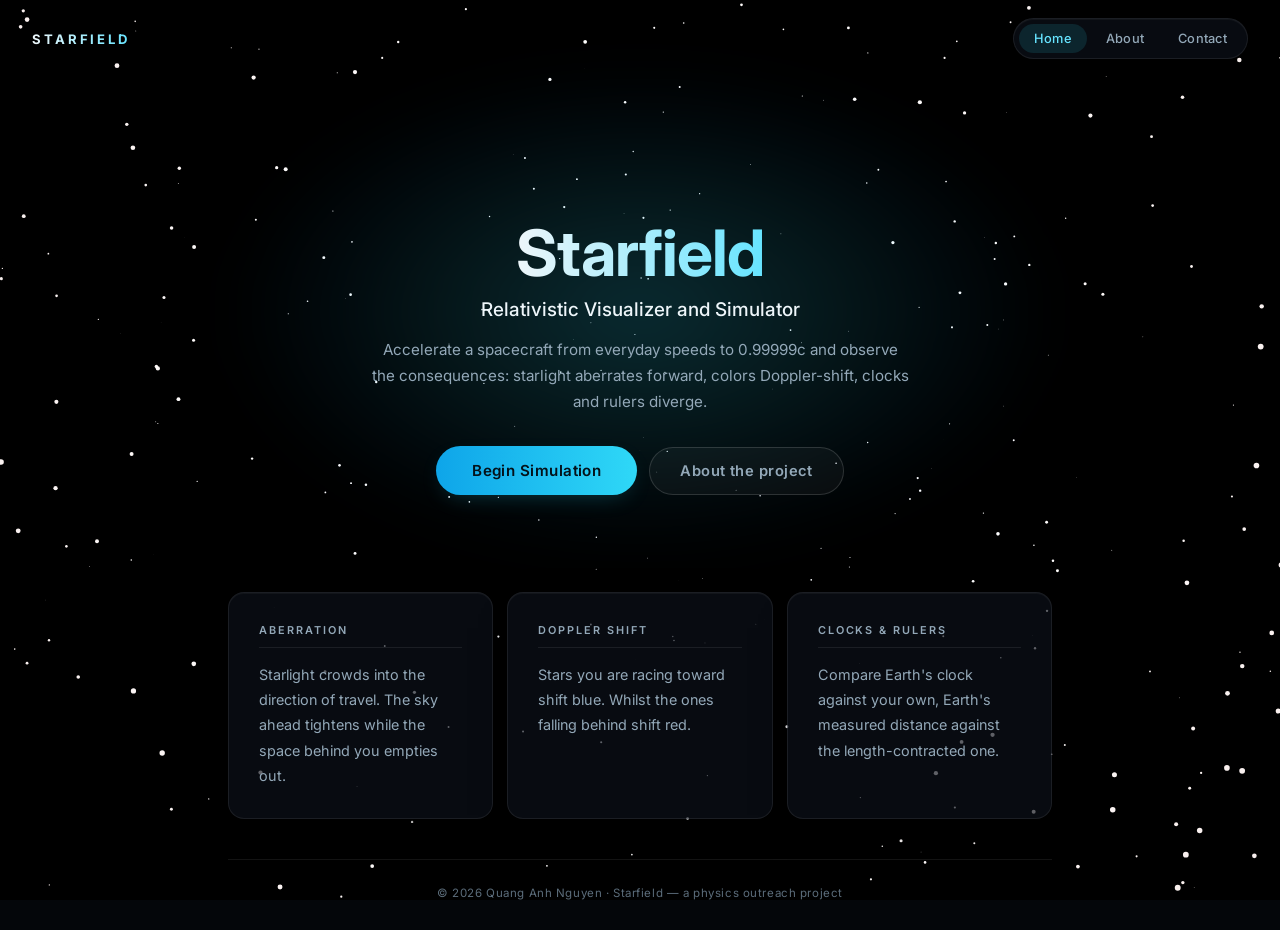
<file: index.html>
<!doctype html>
<html lang="en">
  <head>
    <meta charset="UTF-8" />
    <meta name="viewport" content="width=device-width, initial-scale=1.0" />
    <meta name="color-scheme" content="dark" />
    <meta
      name="description"
      content="Starfield — an interactive visualization of special relativity: aberration, Doppler shifting, time dilation and length contraction."
    />
    <title>Starfield — Relativistic Visualizer</title>

    <link rel="preconnect" href="https://fonts.googleapis.com" />
    <link rel="preconnect" href="https://fonts.gstatic.com" crossorigin />
    <link
      href="https://fonts.googleapis.com/css2?family=Inter:wght@400;500;600;700&family=JetBrains+Mono:wght@400;500;600&display=swap"
      rel="stylesheet"
    />

    <link rel="stylesheet" href="site.css" />
    <!-- Warm the cache for the simulator while the visitor reads -->
    <link rel="prefetch" href="starfield_v2.html" />
  </head>
  <body class="page">
    <!-- Living sky: same renderer as the simulator, gently drifting at 0.05c -->
    <canvas id="starfield" aria-hidden="true"></canvas>

    <nav class="site-nav" aria-label="Main">
      <a class="nav-brand wordmark" href="index.html">Starfield</a>
      <div class="nav-links">
        <a href="index.html" aria-current="page">Home</a>
        <a href="about.html">About</a>
        <a href="contact.html">Contact</a>
      </div>
    </nav>

    <main class="page-main landing-main">
      <!-- Hero -->
      <header class="landing-hero">
      
        <h1 class="landing-title wordmark">Starfield</h1>
        <p class="landing-subtitle">Relativistic Visualizer and Simulator</p>
        <p class="landing-lede">
          Accelerate a spacecraft from everyday speeds to 0.99999c and observe
          the consequences: starlight aberrates forward, colors Doppler-shift,
          clocks and rulers diverge. 
        </p>

        <div class="cta-row">
          <a id="beginSimulation" class="btn-primary" href="starfield_v2.html">
            Begin Simulation
          </a>
          <a class="btn-ghost" href="about.html">About the project</a>
        </div>

      </header>

     

      <!-- What the simulator shows -->
      <section class="feature-grid" aria-label="What you will see">
        <article class="panel content-card feature-card">
          <h2 class="panel-title">Aberration</h2>
          <p>
            Starlight crowds into the direction of travel. The sky
            ahead tightens while the space behind you
            empties out.
          </p>
        </article>

        <article class="panel content-card feature-card">
          <h2 class="panel-title">Doppler Shift</h2>
          <p>
            Stars you are racing toward shift blue. Whilst the ones falling behind
            shift red. 
          </p>
        </article>

        <article class="panel content-card feature-card">
          <h2 class="panel-title">Clocks &amp; Rulers</h2>
          <p>
            Compare Earth's clock against your own, Earth's measured distance against the length-contracted one.
          
          </p>
        </article>
      </section>

      <footer class="page-footer">
        © 2026 Quang Anh Nguyen · Starfield — a physics outreach project
      </footer>
    </main>

    <!-- Cinematic fade-to-black used when entering the simulator -->
    <div class="veil" aria-hidden="true"></div>

    <script type="module" src="site.js"></script>
  </body>
</html>
</file>
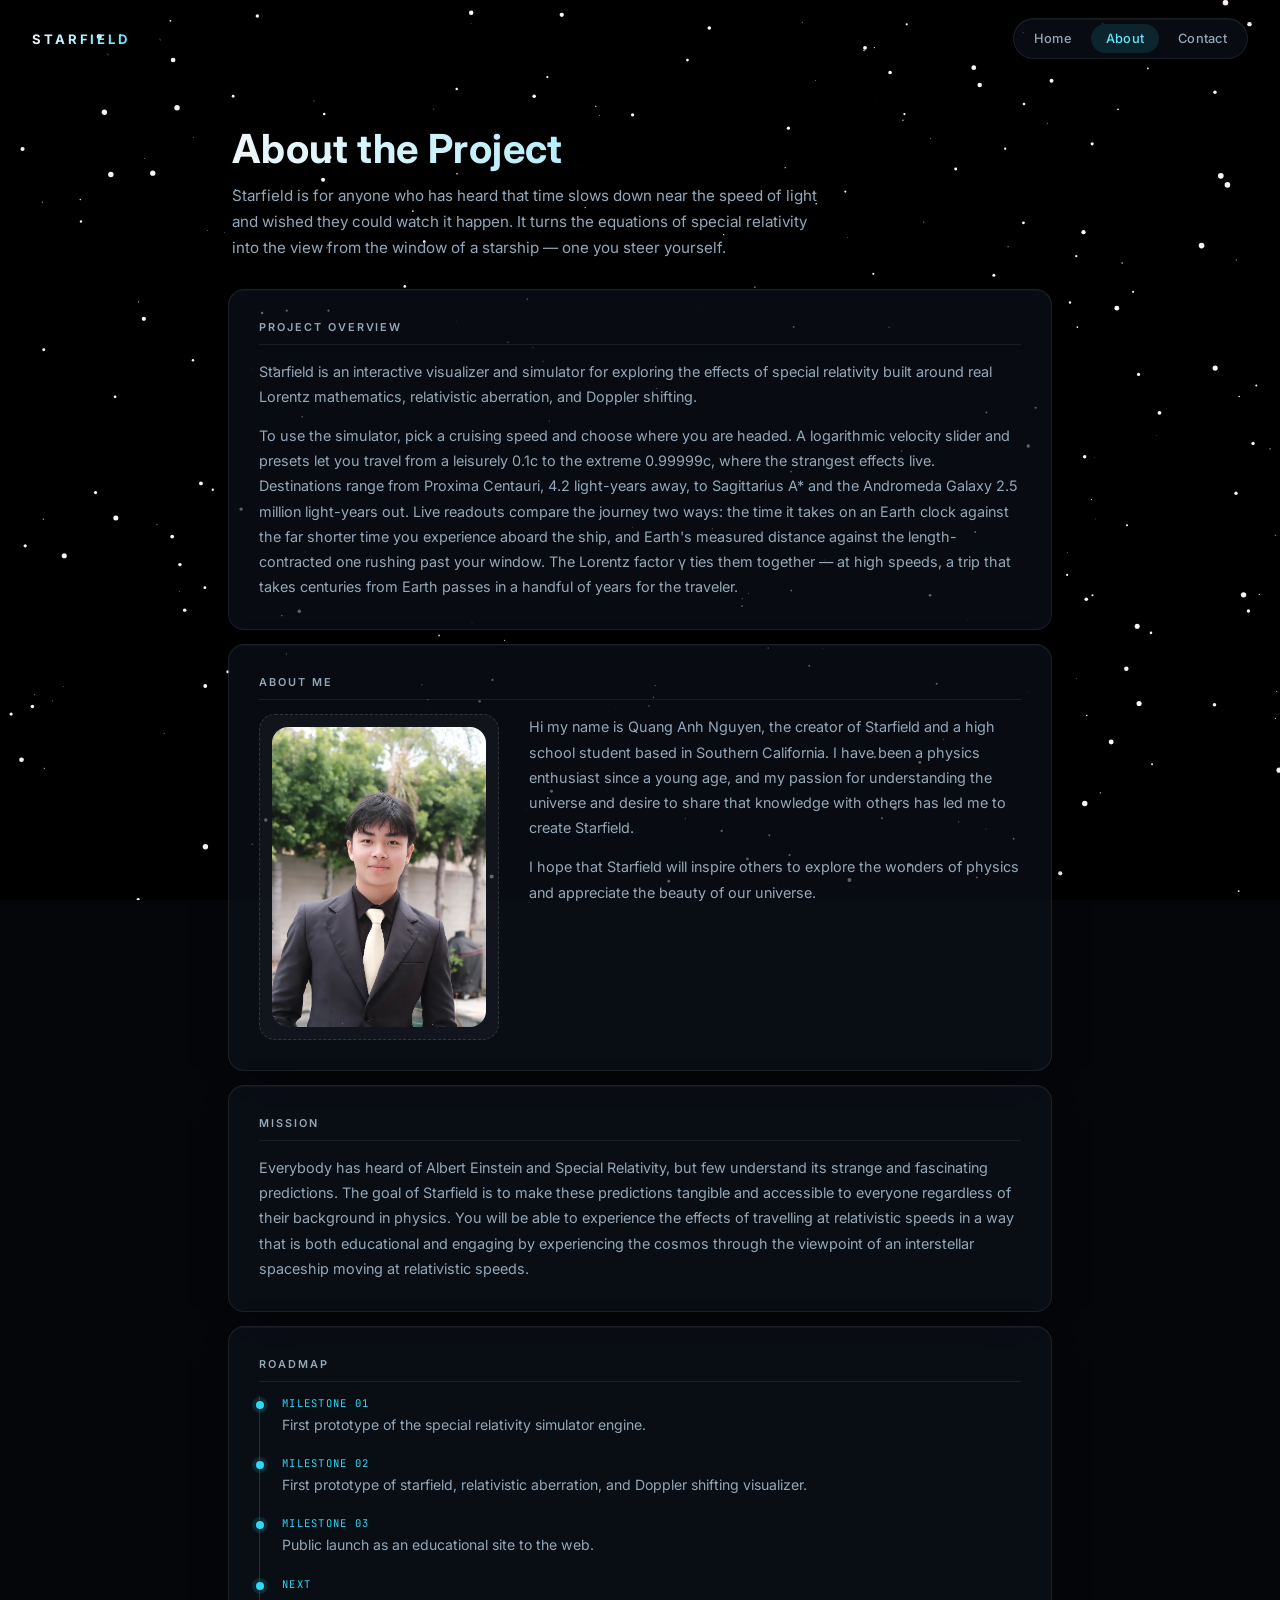
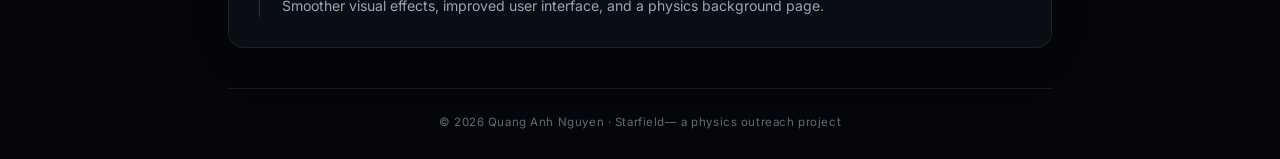
<file: about.html>
<!doctype html>
<html lang="en">
  <head>
    <meta charset="UTF-8" />
    <meta name="viewport" content="width=device-width, initial-scale=1.0" />
    <meta name="color-scheme" content="dark" />
    <meta name="description" content="About Starfield — a physics outreach project." />
    <title>About — Starfield</title>

    <link rel="preconnect" href="https://fonts.googleapis.com" />
    <link rel="preconnect" href="https://fonts.gstatic.com" crossorigin />
    <link
      href="https://fonts.googleapis.com/css2?family=Inter:wght@400;500;600;700&family=JetBrains+Mono:wght@400;500;600&display=swap"
      rel="stylesheet"
    />

    <link rel="stylesheet" href="site.css" />
  </head>
  <body class="page">
    <canvas id="starfield" aria-hidden="true"></canvas>

    <nav class="site-nav" aria-label="Main">
      <a class="nav-brand wordmark" href="index.html">Starfield</a>
      <div class="nav-links">
        <a href="index.html">Home</a>
        <a href="about.html" aria-current="page">About</a>
        <a href="contact.html">Contact</a>
      </div>
    </nav>

    <main class="page-main">
      <!-- Hero -->
      <header class="page-hero">
        <h1 class="wordmark">About the Project</h1>
        <p class="lede">
          Starfield is for anyone who has heard that time
          slows down near the speed of light and wished they could watch it happen. It
          turns the equations of special relativity into the view from the window of a
          starship — one you steer yourself.
        </p>
      </header>

      <!-- Project Overview -->
      <section class="panel content-card" aria-labelledby="overviewTitle">
        <h2 class="panel-title" id="overviewTitle">Project Overview</h2>
        <p>
          Starfield is an interactive visualizer and simulator for exploring the effects of special relativity built around real Lorentz mathematics, relativistic aberration, and Doppler shifting. 
        </p>
        <p>
          To use the simulator, pick a cruising speed and
          choose where you are headed. A logarithmic velocity slider and presets let you
          travel from a leisurely 0.1c to the extreme 0.99999c, where the strangest effects
          live. Destinations range from Proxima Centauri, 4.2 light-years away, to
          Sagittarius A* and the Andromeda Galaxy 2.5 million light-years out. Live
          readouts compare the journey two ways: the time it takes on an Earth clock
          against the far shorter time you experience aboard the ship, and Earth's measured
          distance against the length-contracted one rushing past your window. The Lorentz
          factor γ ties them together — at high speeds, a trip that takes centuries from
          Earth passes in a handful of years for the traveler.
        </p>
      </section>

      <!-- About Me -->
      <section class="panel content-card" aria-labelledby="aboutMeTitle">
        <h2 class="panel-title" id="aboutMeTitle">About Me</h2>
        <div class="media-grid">
         
          <div class="photo-placeholder" role="img" aria-label="Placeholder for a professional portrait">
            <img src="DSCF9782.jpg" alt="Portrait of Your Name"
                    style="width:100%; border-radius: var(--radius-lg);" /> 
          </div>
          <div>
            <p>
              Hi my name is Quang Anh Nguyen, the creator of Starfield and a high school student based in Southern California. I have been a physics enthusiast since a young age, and my passion for understanding the universe and desire to share that knowledge with others has led me to create Starfield.
            </p>
            <p>
              I hope that Starfield will inspire others to explore the wonders of physics and appreciate the beauty of our universe.
            </p>
          </div>
        </div>
      </section>

      <!-- Mission -->
      <section class="panel content-card" aria-labelledby="missionTitle">
        <h2 class="panel-title" id="missionTitle">Mission</h2>
        <p>
          Everybody has heard of Albert Einstein and Special Relativity, but few understand its strange and fascinating predictions. The goal of Starfield is to make these predictions tangible and accessible to everyone regardless of their background in physics. You will be able to experience the effects of travelling at relativistic speeds in a way that is both educational and engaging by experiencing the cosmos through the viewpoint of an interstellar spaceship moving at relativistic speeds.
        </p>
      </section>

      <!-- Timeline / Goals -->
      <section class="panel content-card" aria-labelledby="timelineTitle">
        <h2 class="panel-title" id="timelineTitle">Roadmap</h2>
        <ul class="timeline">
          <li>
            <span class="when">Milestone 01</span>
            <p class="what"> First
            prototype of the special relativity simulator engine. </p>
          </li>
          <li>
            <span class="when">Milestone 02</span>
            <p class="what"> First prototype of starfield, relativistic aberration, and Doppler shifting visualizer.</p>
          </li>
          <li>
            <span class="when">Milestone 03</span>
            <p class="what">Public
            launch as an educational site to the web.</p>
          </li>
          <li>
            <span class="when">Next</span>
            <p class="what">Smoother visual effects, improved user interface, and a physics background page.</p>
          </li>
        </ul>
      </section>

      <footer class="page-footer">
        © 2026 Quang Anh Nguyen · Starfield— a physics outreach project
      </footer>
    </main>

    <script type="module" src="site.js"></script>
  </body>
</html>
</file>
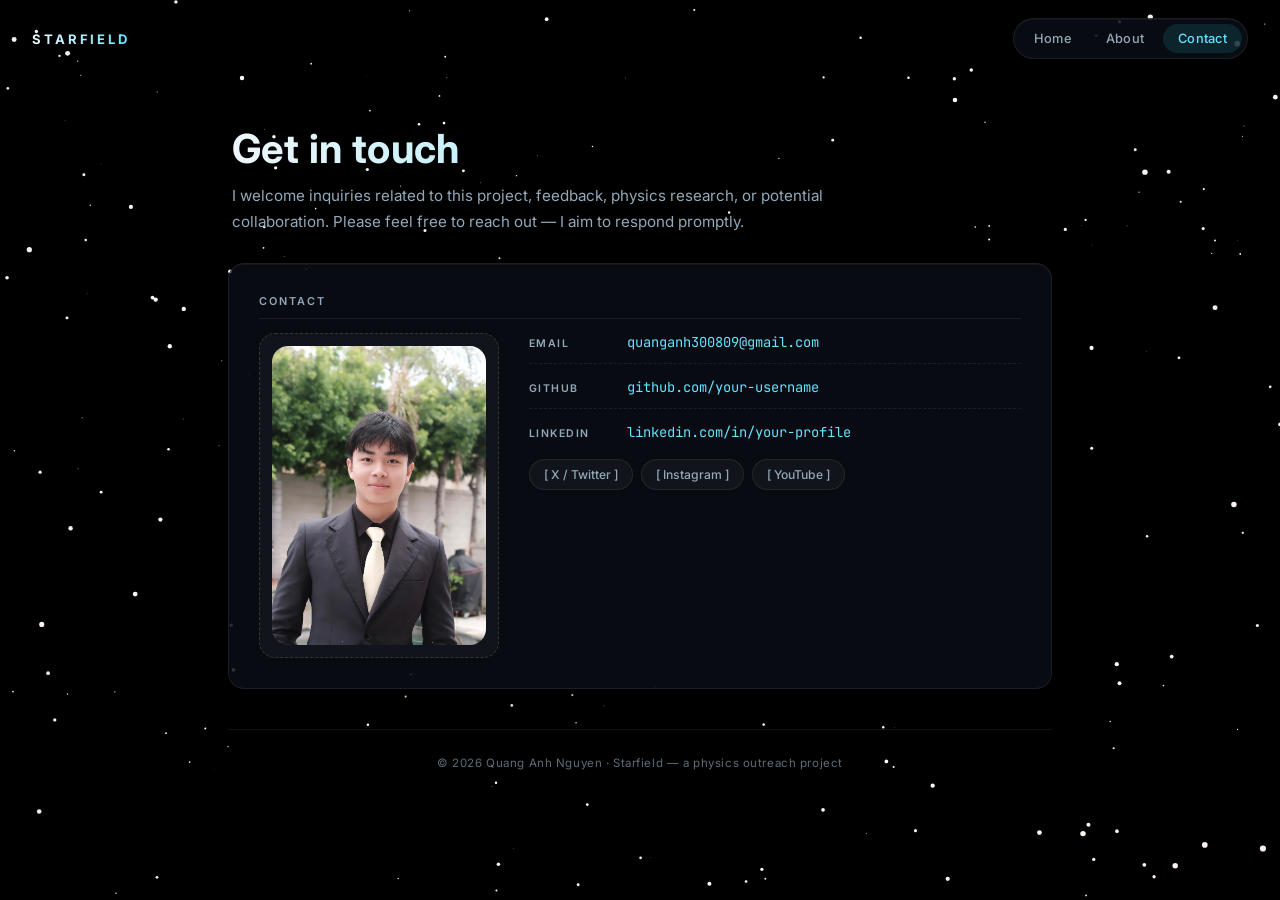
<file: contact.html>
<!doctype html>
<html lang="en">
  <head>
    <meta charset="UTF-8" />
    <meta name="viewport" content="width=device-width, initial-scale=1.0" />
    <meta name="color-scheme" content="dark" />
    <meta name="description" content="Contact — Starfield." />
    <title>Contact — Starfield</title>

    <link rel="preconnect" href="https://fonts.googleapis.com" />
    <link rel="preconnect" href="https://fonts.gstatic.com" crossorigin />
    <link
      href="https://fonts.googleapis.com/css2?family=Inter:wght@400;500;600;700&family=JetBrains+Mono:wght@400;500;600&display=swap"
      rel="stylesheet"
    />

    <link rel="stylesheet" href="site.css" />
  </head>
  <body class="page">
    <canvas id="starfield" aria-hidden="true"></canvas>

    <nav class="site-nav" aria-label="Main">
      <a class="nav-brand wordmark" href="index.html">Starfield</a>
      <div class="nav-links">
        <a href="index.html">Home</a>
        <a href="about.html">About</a>
        <a href="contact.html" aria-current="page">Contact</a>
      </div>
    </nav>

    <main class="page-main">
      <!-- Hero -->
      <header class="page-hero">
        <h1 class="wordmark">Get in touch</h1>
        <p class="lede">
          I welcome inquiries related to this project, feedback, physics research, or potential collaboration. Please feel free to reach out — I aim to respond promptly.
        </p>
      </header>

      <!-- Photo + contact details -->
      <section class="panel content-card" aria-labelledby="contactTitle">
        <h2 class="panel-title" id="contactTitle">Contact</h2>
        <div class="media-grid">
          
               
          <div class="photo-placeholder" role="img" aria-label="Placeholder for a professional portrait">
            <img src="DSCF9782.jpg" alt="Portrait of Your Name"
                    style="width:100%; border-radius: var(--radius-lg);" /> 
          </div>

          <div>
            <dl class="contact-list">
              <div>
                <dt>Email</dt>
                <dd><a href="mailto:quanganh300809@gmail.com">quanganh300809@gmail.com</a></dd>
              </div>
              <div>
                <dt>GitHub</dt>
                <dd><a href="https://github.com/your-username" rel="noopener">github.com/your-username</a></dd>
              </div>
              <div>
                <dt>LinkedIn</dt>
                <dd><a href="https://www.linkedin.com/in/your-profile" rel="noopener">linkedin.com/in/your-profile</a></dd>
              </div>
            </dl>

            <!-- Optional extra social links — edit or remove freely -->
            <div class="social-row" aria-label="Social links">
              <a href="#" rel="noopener">[ X / Twitter ]</a>
              <a href="#" rel="noopener">[ Instagram ]</a>
              <a href="#" rel="noopener">[ YouTube ]</a>
            </div>
          </div>
        </div>
      </section>

      <footer class="page-footer">
        © 2026 Quang Anh Nguyen · Starfield — a physics outreach project
      </footer>
    </main>

    <script type="module" src="site.js"></script>
  </body>
</html>
</file>
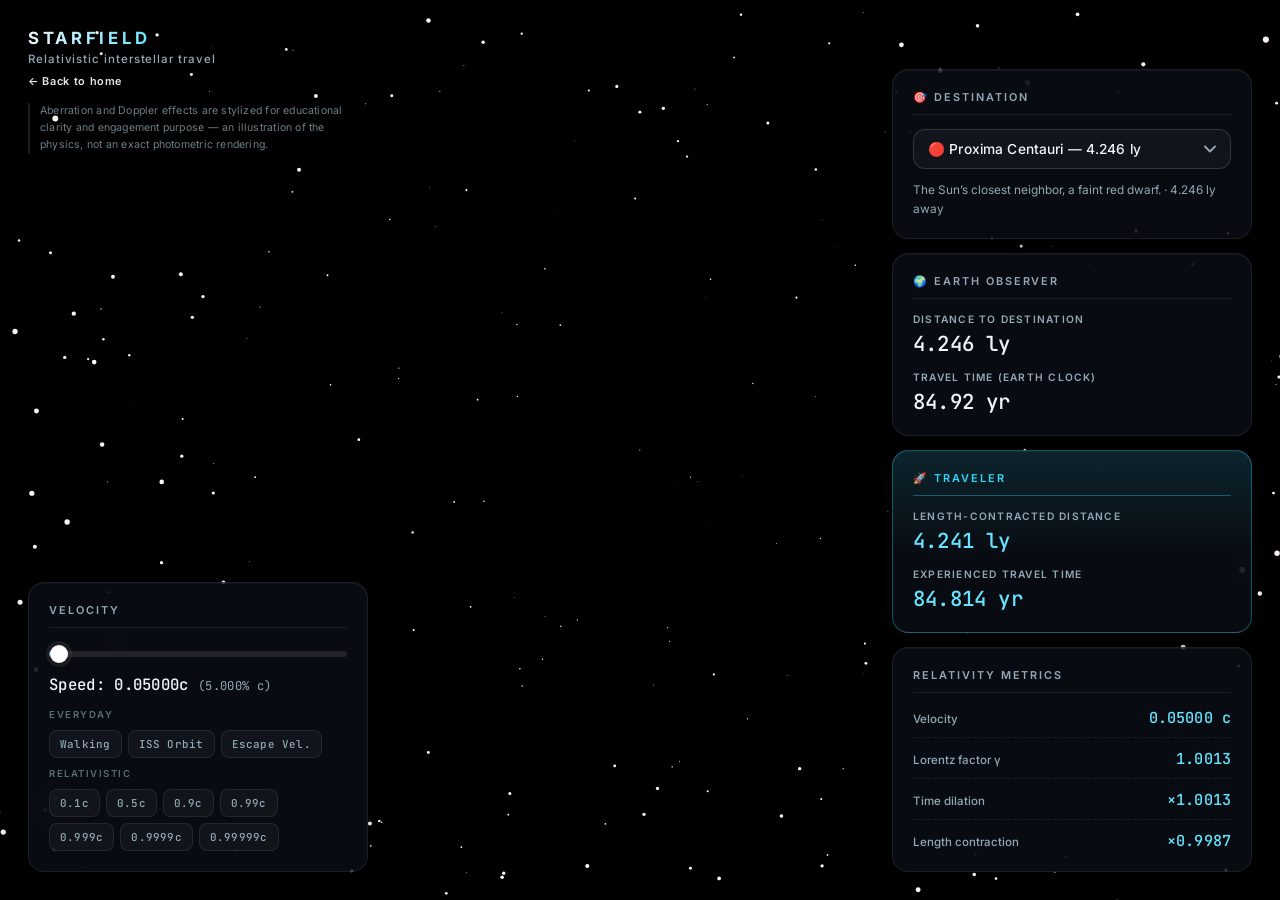
<file: starfield_v2.html>
<!doctype html>
<html lang="en">
  <head>
    <meta charset="UTF-8" />
    <meta name="viewport" content="width=device-width, initial-scale=1.0" />
    <meta name="color-scheme" content="dark" />
    <title>Starfield — Relativity Explorer</title>

    <link rel="preconnect" href="https://fonts.googleapis.com" />
    <link rel="preconnect" href="https://fonts.gstatic.com" crossorigin />
    <link
      href="https://fonts.googleapis.com/css2?family=Inter:wght@400;500;600;700&family=JetBrains+Mono:wght@400;500;600&display=swap"
      rel="stylesheet"
    />

    <!-- site.css = design tokens + glass primitives; starfield_v2.css = simulator components -->
    <link rel="stylesheet" href="site.css" />
    <link rel="stylesheet" href="starfield_v2.css" />
  </head>
  <body>
    <!-- Full-viewport starfield render target. Purely decorative for
         assistive tech — all information lives in the panels. -->
    <canvas id="starfield" aria-hidden="true"></canvas>

    <header class="app-header">
      <h1 class="app-title">
        <a class="wordmark" href="index.html" title="Back to Relativity Explorer">Starfield</a>
      </h1>
      <p class="app-subtitle">Relativistic interstellar travel</p>
      <a class="app-home" href="index.html">← Back to home</a>
      <p class="sim-note">
        Aberration and Doppler effects are stylized for educational clarity and engagement purpose —
        an illustration of the physics, not an exact photometric rendering.
      </p>
    </header>

    <!-- Left HUD: velocity control -->
    <aside class="hud hud-left">
      <section class="panel speed-control" aria-labelledby="velocityTitle">
        <h2 class="panel-title" id="velocityTitle">Velocity</h2>
        <input
          id="speedSlider"
          class="speed-slider"
          type="range"
          min="0"
          max="1"
          step="0.00001"
          value="0"
          aria-label="Ship velocity as a fraction of the speed of light (logarithmic scale)"
        />
        <div id="speedLabel" class="speed-label" aria-live="polite"></div>
        <div id="speedPresets" class="speed-presets"></div>
      </section>
    </aside>

    <!-- Right HUD: destination + observer readouts -->
    <aside class="hud hud-right">
      <section class="panel destination-panel" aria-labelledby="destinationTitle">
        <h2 class="panel-title" id="destinationTitle">🎯 Destination</h2>
        <select id="destinationSelect" class="destination-select" aria-label="Destination"></select>
        <div class="destination-meta" id="destinationMeta">—</div>
      </section>

      <section class="panel" aria-labelledby="earthTitle">
        <h2 class="panel-title" id="earthTitle">🌍 Earth Observer</h2>
        <div class="stat">
          <div class="stat-label">Distance to destination</div>
          <div class="stat-value" id="out-earthDistance">—</div>
        </div>
        <div class="stat">
          <div class="stat-label">Travel time (Earth clock)</div>
          <div class="stat-value" id="out-earthTime">—</div>
        </div>
      </section>

      <section class="panel traveler-accent" aria-labelledby="travelerTitle">
        <h2 class="panel-title" id="travelerTitle">🚀 Traveler</h2>
        <div class="stat">
          <div class="stat-label">Length-contracted distance</div>
          <div class="stat-value" id="out-travelerDistance">—</div>
        </div>
        <div class="stat">
          <div class="stat-label">Experienced travel time</div>
          <div class="stat-value" id="out-travelerTime">—</div>
        </div>
      </section>

      <section class="panel" aria-labelledby="metricsTitle">
        <h2 class="panel-title" id="metricsTitle">Relativity Metrics</h2>
        <div class="metric-grid">
          <div class="metric">
            <span class="metric-label">Velocity</span>
            <span class="metric-value" id="out-velocity">—</span>
          </div>
          <div class="metric">
            <span class="metric-label">Lorentz factor γ</span>
            <span class="metric-value" id="out-gamma">—</span>
          </div>
          <div class="metric">
            <span class="metric-label">Time dilation</span>
            <span class="metric-value" id="out-timeDilation">—</span>
          </div>
          <div class="metric">
            <span class="metric-label">Length contraction</span>
            <span class="metric-value" id="out-lengthFactor">—</span>
          </div>
        </div>
      </section>
    </aside>

    <!-- Clears from black on arrival — the other half of the landing page's
         cinematic hand-off (harmless on direct loads too). -->
    <div class="veil veil--enter" aria-hidden="true"></div>

    <script type="module" src="starfield_v2.js"></script>
  </body>
</html>
</file>
<file: site.css>
/* ═══════════════════════════════════════════════════════════════════════════
   site.css — Relativity Explorer · shared design system + site chrome
   ---------------------------------------------------------------------------
   Loaded by EVERY page (landing, about, contact, simulator). Contains:
     1. Design tokens
     2. Base / reset / canvas
     3. Glass panel primitives (shared with the simulator HUD)
     4. Navigation
     5. Cinematic veil (page transitions)
     6. Landing console
     7. Content pages (about / contact): sections, cards, placeholders
     8. Responsive + reduced motion

   Simulator-only components (slider, presets, readouts) live in
   starfield_v2.css, which is loaded on top of this file.

   Design language: quiet, premium, deep-space observatory. One accent hue
   (electric cyan); everything else neutral so the sky stays the hero.
   ═══════════════════════════════════════════════════════════════════════════ */


/* ── 1. Design tokens ──────────────────────────────────────────────────────── */
:root {
  /* Surfaces */
  --bg-base:            #04060a;
  --panel-glass:        rgba(13, 18, 26, 0.66);
  --panel-glass-strong: rgba(16, 22, 32, 0.82);
  --card:               rgba(255, 255, 255, 0.04);
  --card-hover:         rgba(255, 255, 255, 0.07);

  /* Accent */
  --accent:          #2fd8f7;
  --accent-strong:   #66e4ff;
  --accent-soft:     rgba(47, 216, 247, 0.12);
  --accent-glow:     rgba(47, 216, 247, 0.28);
  --accent-gradient: linear-gradient(90deg, #0ea5e9, #2fd8f7);

  /* Text */
  --text-primary:   #eef6fa;
  --text-secondary: #93a8b8;
  --text-dim:       #5b6c7a;

  /* Lines */
  --border:        rgba(255, 255, 255, 0.08);
  --border-strong: rgba(255, 255, 255, 0.14);
  --border-accent: rgba(47, 216, 247, 0.35);

  /* Type */
  --font-ui:   'Inter', -apple-system, BlinkMacSystemFont, 'Segoe UI', sans-serif;
  --font-mono: 'JetBrains Mono', ui-monospace, 'SF Mono', Menlo, monospace;

  /* Geometry */
  --radius-sm: 8px;
  --radius-md: 12px;
  --radius-lg: 16px;
  --panel-pad: 20px;
  --hud-gap:   14px;
  --hud-inset: 28px;

  /* Elevation */
  --shadow-panel: 0 16px 40px -20px rgba(0, 0, 0, 0.8),
                  0 1px 0 rgba(255, 255, 255, 0.04) inset;

  /* Motion */
  --ease-out: cubic-bezier(0.22, 1, 0.36, 1);
  --t-fast:   150ms;
  --t-med:    250ms;
  --t-veil:   700ms;
}


/* ── 2. Base ───────────────────────────────────────────────────────────────── */
*,
*::before,
*::after { box-sizing: border-box; }

html, body {
  margin: 0;
  height: 100%;
}

body {
  background: var(--bg-base);
  color: var(--text-primary);
  font-family: var(--font-ui);
  overflow: hidden; /* full-screen pages (landing, simulator); .page opts out */
  -webkit-font-smoothing: antialiased;
}

/* Scrollable content pages (about, contact) */
body.page {
  overflow-x: hidden;
  overflow-y: auto;
  height: auto;
  min-height: 100%;
}

#starfield {
  position: fixed;
  inset: 0;
  display: block;
  z-index: 0;
}

:focus-visible {
  outline: 2px solid var(--accent);
  outline-offset: 2px;
  border-radius: var(--radius-sm);
}

/* Gradient wordmark used by the nav brand, landing title and page heroes */
.wordmark {
  background: linear-gradient(90deg, var(--text-primary), var(--accent-strong));
  -webkit-background-clip: text;
  background-clip: text;
  color: transparent;
}


/* ── 3. Glass panel primitives ─────────────────────────────────────────────── */
.panel {
  background: var(--panel-glass);
  -webkit-backdrop-filter: blur(18px) saturate(140%);
  backdrop-filter: blur(18px) saturate(140%);
  border: 1px solid var(--border);
  border-radius: var(--radius-lg);
  padding: var(--panel-pad);
  box-shadow: var(--shadow-panel);
  transition: border-color var(--t-med) var(--ease-out);
  animation: hud-enter 600ms var(--ease-out) both;
}

.panel:hover { border-color: var(--border-strong); }

@keyframes hud-enter {
  from { opacity: 0; transform: translateY(10px); }
  to   { opacity: 1; transform: translateY(0); }
}

.panel-title {
  margin: 0 0 14px;
  padding-bottom: 10px;
  border-bottom: 1px solid var(--border);
  font-family: var(--font-ui);
  font-size: 0.68rem;
  font-weight: 600;
  letter-spacing: 0.18em;
  text-transform: uppercase;
  color: var(--text-secondary);
}


/* ── 4. Navigation ─────────────────────────────────────────────────────────── */
.site-nav {
  position: fixed;
  top: 0;
  left: 0;
  right: 0;
  z-index: 20;
  display: flex;
  align-items: center;
  justify-content: space-between;
  gap: 16px;
  padding: 18px clamp(16px, 4vw, 32px);
}

.nav-brand {
  font-size: 0.82rem;
  font-weight: 700;
  letter-spacing: 0.22em;
  text-transform: uppercase;
  text-decoration: none;
  white-space: nowrap;
}

.nav-links {
  display: flex;
  align-items: center;
  gap: 4px;
  padding: 5px;
  background: var(--panel-glass);
  -webkit-backdrop-filter: blur(18px) saturate(140%);
  backdrop-filter: blur(18px) saturate(140%);
  border: 1px solid var(--border);
  border-radius: 999px;
  box-shadow: var(--shadow-panel);
}

.nav-links a {
  padding: 7px 15px;
  border-radius: 999px;
  font-size: 0.8rem;
  font-weight: 500;
  letter-spacing: 0.02em;
  color: var(--text-secondary);
  text-decoration: none;
  transition: color var(--t-fast) var(--ease-out),
              background var(--t-fast) var(--ease-out);
}

.nav-links a:hover { color: var(--text-primary); background: var(--card-hover); }

.nav-links a[aria-current="page"] {
  color: var(--accent-strong);
  background: var(--accent-soft);
}


/* ── 5. Cinematic veil (page transitions) ──────────────────────────────────── */
/* A full-screen black layer above everything, pointer-transparent.
   - Landing: opacity 0 → 1 when leaving (body.is-leaving), then navigate.
   - Simulator: starts opaque and clears (.veil--enter), so arriving feels
     like the same flight fading back in rather than a page load. */
.veil {
  position: fixed;
  inset: 0;
  z-index: 50;
  background: #000;
  opacity: 0;
  pointer-events: none;
  transition: opacity var(--t-veil) ease;
}

body.is-leaving .veil { opacity: 1; }

.veil--enter { animation: veil-clear 800ms ease 100ms both; }

@keyframes veil-clear {
  from { opacity: 1; }
  to   { opacity: 0; }
}

/* The landing page bows out as the veil closes.
   `animation: none` is load-bearing: .page-main runs hud-enter with
   fill-mode `both`, and a filled animation outranks these declarations in
   the cascade — without clearing it the opacity/transform never move. */
body.is-leaving .page-main,
body.is-leaving .site-nav {
  animation: none;
  opacity: 0;
  transform: translateY(-10px);
  transition: opacity 500ms var(--ease-out), transform 500ms var(--ease-out);
}


/* ── 6. Landing (home) ─────────────────────────────────────────────────────── */
/* The landing shares the content pages' column (.page-main, 880px) so the
   three pages line up exactly; only the hero is centered. */
.landing-main { gap: clamp(26px, 5vh, 46px); }

.landing-hero {
  position: relative;
  display: flex;
  flex-direction: column;
  align-items: center;
  justify-content: center;
  min-height: min(58vh, 460px);
  padding: clamp(16px, 4vh, 40px) 4px clamp(8px, 2vh, 18px);
  text-align: center;
}

/* Lighting: one soft accent bloom behind the wordmark. The sky stays the
   hero, so this is deliberately low-opacity and heavily blurred. */
.landing-hero::before {
  content: '';
  position: absolute;
  left: 50%;
  top: 42%;
  z-index: -1;
  width: min(820px, 135%);
  aspect-ratio: 1.7 / 1;
  transform: translate(-50%, -50%);
  background: radial-gradient(
    ellipse at center,
    rgba(47, 216, 247, 0.20) 0%,
    rgba(47, 216, 247, 0.10) 35%,
    rgba(14, 165, 233, 0.05) 55%,
    transparent 72%
  );
  filter: blur(26px);
  pointer-events: none;
}

.console-kicker {
  margin: 0 0 18px;
  font-family: var(--font-mono);
  font-size: 0.64rem;
  font-weight: 500;
  letter-spacing: 0.3em;
  text-transform: uppercase;
  color: var(--accent);
}

/* One size step above .page-hero h1 — home is the front door, but the
   family resemblance to about/contact should still be obvious. */
.landing-title {
  margin: 0 0 12px;
  font-size: clamp(2.4rem, 9vw, 4rem);
  font-weight: 700;
  letter-spacing: -0.015em;
  line-height: 1.05;
}

.landing-subtitle {
  margin: 0 0 16px;
  font-size: clamp(1rem, 2.6vw, 1.18rem);
  font-weight: 500;
  color: var(--text-primary);
}

/* Same measure and rhythm as .page-hero .lede on about/contact */
.landing-lede {
  margin: 0 auto;
  max-width: 54ch;
  font-size: 0.95rem;
  line-height: 1.7;
  color: var(--text-secondary);
}

.btn-primary {
  display: inline-block;
  padding: 15px 36px;
  border: none;
  border-radius: 999px;
  background: var(--accent-gradient);
  color: #04121a;
  font-family: var(--font-ui);
  font-size: 0.95rem;
  font-weight: 600;
  letter-spacing: 0.03em;
  text-decoration: none;
  cursor: pointer;
  box-shadow: 0 8px 24px -10px var(--accent-glow);
  transition: transform var(--t-fast) var(--ease-out),
              box-shadow var(--t-fast) var(--ease-out),
              filter var(--t-fast) var(--ease-out);
}

.btn-primary:hover {
  transform: translateY(-1px);
  box-shadow: 0 12px 32px -10px var(--accent-glow),
              0 0 0 1px rgba(255, 255, 255, 0.12) inset;
  filter: brightness(1.06);
}

.btn-primary:active { transform: translateY(0); filter: brightness(0.98); }

/* Quiet companion to .btn-primary — same pill, borrowed from .social-row */
.btn-ghost {
  display: inline-block;
  padding: 14px 30px;
  background: var(--card);
  border: 1px solid var(--border-strong);
  border-radius: 999px;
  color: var(--text-secondary);
  font-family: var(--font-ui);
  font-size: 0.92rem;
  font-weight: 600;
  letter-spacing: 0.03em;
  text-decoration: none;
  transition: transform var(--t-fast) var(--ease-out),
              color var(--t-fast) var(--ease-out),
              background var(--t-fast) var(--ease-out),
              border-color var(--t-fast) var(--ease-out);
}

.btn-ghost:hover {
  transform: translateY(-1px);
  color: var(--text-primary);
  background: var(--card-hover);
  border-color: var(--border-accent);
}

.btn-ghost:active { transform: translateY(0); }

.cta-row {
  display: flex;
  flex-wrap: wrap;
  align-items: center;
  justify-content: center;
  gap: 12px;
  margin-top: clamp(22px, 4vh, 32px);
}

.console-hint {
  margin: 18px 0 0;
  font-family: var(--font-mono);
  font-size: 0.64rem;
  letter-spacing: 0.08em;
  color: var(--text-dim);
}

/* Spec strip — the simulator's readout language (mono value over a spaced
   uppercase label) reused as a single glass bar under the hero. */
.spec-strip {
  display: grid;
  grid-template-columns: repeat(3, 1fr);
  gap: 12px;
  margin: 0;
  padding: clamp(16px, 3vw, 22px) clamp(12px, 3vw, 20px);
  list-style: none;
}

.spec-strip li {
  display: flex;
  flex-direction: column;
  align-items: center;
  gap: 6px;
  text-align: center;
}

.spec-strip li + li { border-left: 1px solid var(--border); }

.spec-value {
  font-family: var(--font-mono);
  font-size: clamp(0.95rem, 2.4vw, 1.2rem);
  font-weight: 600;
  color: var(--accent-strong);
  line-height: 1.1;
}

.spec-label {
  font-size: 0.62rem;
  font-weight: 600;
  letter-spacing: 0.16em;
  text-transform: uppercase;
  color: var(--text-dim);
}

/* Feature cards — same .panel .content-card shell the about page uses */
.feature-grid {
  display: grid;
  grid-template-columns: repeat(3, 1fr);
  gap: var(--hud-gap);
}

.feature-card {
  padding: clamp(18px, 3vw, 24px);
  transition: transform var(--t-med) var(--ease-out),
              border-color var(--t-med) var(--ease-out),
              box-shadow var(--t-med) var(--ease-out);
}

.feature-card:hover {
  transform: translateY(-3px);
  border-color: var(--border-accent);
  box-shadow: var(--shadow-panel), 0 10px 30px -18px var(--accent-glow);
}

/* Stagger the entrance so the row assembles rather than pops */
.feature-card:nth-child(2) { animation-delay: 90ms; }
.feature-card:nth-child(3) { animation-delay: 180ms; }


/* ── 7. Content pages (about / contact) ────────────────────────────────────── */
.page-main {
  position: relative;
  z-index: 5;
  max-width: 880px;
  margin: 0 auto;
  padding: 118px clamp(16px, 4vw, 28px) 0;
  display: flex;
  flex-direction: column;
  gap: var(--hud-gap);
  animation: hud-enter 600ms var(--ease-out) both;
}

.page-hero { padding: 6px 4px 14px; }

.page-hero h1 {
  margin: 0 0 10px;
  font-size: clamp(1.8rem, 5vw, 2.5rem);
  font-weight: 700;
  letter-spacing: 0.01em;
}

.page-hero .lede {
  margin: 0;
  max-width: 60ch;
  font-size: 0.95rem;
  line-height: 1.7;
  color: var(--text-secondary);
}

.content-card { padding: clamp(20px, 4vw, 30px); }

.content-card p {
  margin: 0 0 14px;
  font-size: 0.9rem;
  line-height: 1.75;
  color: var(--text-secondary);
}
.content-card p:last-child { margin-bottom: 0; }

/* Bracketed placeholder copy the owner will replace */
.placeholder-note {
  color: var(--text-dim);
  font-style: italic;
}

/* Two-column media + text layout (About Me, Contact) */
.media-grid {
  display: grid;
  grid-template-columns: 240px 1fr;
  gap: clamp(18px, 4vw, 30px);
  align-items: start;
}

/* Professional photo placeholder — replace the inner text with an <img> */
.photo-placeholder {
  aspect-ratio: 4 / 5;
  display: grid;
  place-items: center;
  padding: 12px;
  text-align: center;
  background: var(--card);
  border: 1.5px dashed var(--border-strong);
  border-radius: var(--radius-lg);
  color: var(--text-dim);
  font-family: var(--font-mono);
  font-size: 0.66rem;
  letter-spacing: 0.12em;
  text-transform: uppercase;
  line-height: 1.8;
}

/* Timeline / goals */
.timeline {
  list-style: none;
  margin: 4px 0 0;
  padding: 0 0 0 22px;
  border-left: 1px solid var(--border-strong);
  display: flex;
  flex-direction: column;
  gap: 20px;
}

.timeline li { position: relative; }

.timeline li::before {
  content: '';
  position: absolute;
  left: -26.5px;
  top: 5px;
  width: 8px;
  height: 8px;
  border-radius: 50%;
  background: var(--accent);
  box-shadow: 0 0 0 4px var(--accent-soft);
}

.timeline .when {
  display: block;
  margin-bottom: 3px;
  font-family: var(--font-mono);
  font-size: 0.66rem;
  letter-spacing: 0.12em;
  text-transform: uppercase;
  color: var(--accent);
}

.timeline .what {
  margin: 0;
  font-size: 0.88rem;
  line-height: 1.65;
  color: var(--text-secondary);
}

/* Contact rows */
.contact-list {
  display: flex;
  flex-direction: column;
  gap: 14px;
  margin: 0;
}

.contact-list > div {
  display: flex;
  flex-wrap: wrap;
  align-items: baseline;
  gap: 6px 14px;
  padding-bottom: 12px;
  border-bottom: 1px dashed var(--border);
}
.contact-list > div:last-child { border-bottom: none; padding-bottom: 0; }

.contact-list dt {
  min-width: 84px;
  font-size: 0.66rem;
  font-weight: 600;
  letter-spacing: 0.14em;
  text-transform: uppercase;
  color: var(--text-secondary);
}

.contact-list dd {
  margin: 0;
  font-family: var(--font-mono);
  font-size: 0.86rem;
}

.contact-list a {
  color: var(--accent-strong);
  text-decoration: none;
  border-bottom: 1px solid transparent;
  transition: border-color var(--t-fast) var(--ease-out);
}
.contact-list a:hover { border-bottom-color: var(--border-accent); }

.social-row {
  display: flex;
  flex-wrap: wrap;
  gap: 8px;
  margin-top: 18px;
}

.social-row a {
  padding: 7px 14px;
  background: var(--card);
  border: 1px solid var(--border);
  border-radius: 999px;
  font-size: 0.76rem;
  font-weight: 500;
  color: var(--text-secondary);
  text-decoration: none;
  transition: color var(--t-fast) var(--ease-out),
              border-color var(--t-fast) var(--ease-out),
              background var(--t-fast) var(--ease-out);
}
.social-row a:hover {
  color: var(--text-primary);
  background: var(--card-hover);
  border-color: var(--border-strong);
}

.page-footer {
  margin-top: 26px;
  padding: 26px 0 30px;
  border-top: 1px solid var(--border);
  text-align: center;
  font-size: 0.72rem;
  letter-spacing: 0.05em;
  color: var(--text-dim);
}


/* ── 8. Responsive ─────────────────────────────────────────────────────────── */
@media (max-width: 720px) {
  /* Collapse the nav into two centered rows: wordmark above the link pill —
     side by side they overflow narrow phones. */
  .site-nav {
    flex-wrap: wrap;
    justify-content: center;
    gap: 10px;
    padding: 12px 14px;
  }
  .nav-brand { width: 100%; text-align: center; font-size: 0.72rem; letter-spacing: 0.16em; }
  .nav-links a { padding: 6px 11px; font-size: 0.74rem; }

  .media-grid { grid-template-columns: 1fr; }
  .photo-placeholder { max-width: 260px; }

  .page-main { padding-top: 112px; }

  /* Landing: hero shrinks (the stacked nav already eats vertical space) and
     the two grids go single-column. */
  .landing-hero { min-height: min(46vh, 340px); padding-top: 6px; }

  /* 0.3em tracking runs the kicker edge-to-edge on a phone */
  .console-kicker {
    margin-bottom: 14px;
    font-size: 0.58rem;
    letter-spacing: 0.18em;
  }

  .cta-row { flex-direction: column; align-items: stretch; }
  .cta-row .btn-primary,
  .cta-row .btn-ghost { text-align: center; }

  .spec-strip { grid-template-columns: 1fr; gap: 18px; }
  .spec-strip li + li {
    border-left: none;
    border-top: 1px solid var(--border);
    padding-top: 18px;
  }

  .feature-grid { grid-template-columns: 1fr; }
}

/* Honor OS-level motion preferences: keep everything functional, drop the
   flourishes (the starfield itself is the content, so it stays). */
@media (prefers-reduced-motion: reduce) {
  .panel,
  .page-main { animation: none; }
  .veil { transition: none; }
  .veil--enter { animation: none; opacity: 0; }
  .btn-primary,
  .btn-primary:hover,
  .btn-ghost,
  .btn-ghost:hover,
  .feature-card,
  .feature-card:hover { transform: none; transition: none; }
}
</file>
<file: starfield_v2.css>
/* ═══════════════════════════════════════════════════════════════════════════
   starfield_v2.css — simulator-page components
   ---------------------------------------------------------------------------
   Loaded AFTER site.css (design tokens, base styles and the glass .panel
   primitives live there). This file only styles what the simulator adds:
   the HUD columns, velocity slider, presets, destination select, readouts,
   and the top-left header with its scientific disclaimer.
   ═══════════════════════════════════════════════════════════════════════════ */


/* ── App header (top-left): brand + disclaimer ─────────────────────────────── */
.app-header {
  position: fixed;
  top: var(--hud-inset);
  left: var(--hud-inset);
  z-index: 10;
  max-width: min(340px, 40vw);
  user-select: none;
  animation: hud-enter 600ms var(--ease-out) both;
}

.app-title {
  margin: 0;
  font-size: 1.05rem;
  font-weight: 700;
  letter-spacing: 0.22em;
  text-transform: uppercase;
}

.app-title a { text-decoration: none; }

.app-subtitle {
  margin: 4px 0 0;
  font-size: 0.72rem;
  font-weight: 500;
  letter-spacing: 0.08em;
  color: var(--text-secondary);
}

/* Discreet route back to the landing page */
.app-home {
  display: inline-block;
  margin-top: 8px;
  font-size: 0.68rem;
  font-weight: 600;
  letter-spacing: 0.06em;
  color: rgba(255, 255, 255, 0.9);
  text-decoration: none;
  transition: color var(--t-fast) var(--ease-out);
}
.app-home:hover {
  color: var(--accent-strong);
}

/* Scientific disclaimer: small, semi-transparent, deliberately quiet */
.sim-note {
  margin: 14px 0 0;
  padding-left: 10px;
  border-left: 2px solid var(--border-strong);
  font-size: 0.66rem;
  font-weight: 400;
  line-height: 1.6;
  letter-spacing: 0.02em;
  color: var(--text-secondary);
  opacity: 0.75;
}


/* ── HUD layout ────────────────────────────────────────────────────────────── */
.hud {
  position: fixed;
  z-index: 10;
  display: flex;
  flex-direction: column;
  gap: var(--hud-gap);
}

.hud-left {
  left: var(--hud-inset);
  bottom: var(--hud-inset);
  width: min(340px, calc(100vw - 2 * var(--hud-inset)));
}

.hud-right {
  right: var(--hud-inset);
  bottom: var(--hud-inset);
  width: min(360px, calc(100vw - 2 * var(--hud-inset)));
  max-height: calc(100vh - 2 * var(--hud-inset));
  overflow-y: auto;
  scrollbar-width: thin;
  scrollbar-color: var(--border-strong) transparent;
}

/* Staggered entrance for the right-hand stack */
.hud-right .panel:nth-child(1) { animation-delay: 60ms; }
.hud-right .panel:nth-child(2) { animation-delay: 120ms; }
.hud-right .panel:nth-child(3) { animation-delay: 180ms; }
.hud-right .panel:nth-child(4) { animation-delay: 240ms; }

.traveler-accent {
  border-color: var(--border-accent);
  background: linear-gradient(var(--accent-soft), transparent 60%),
              var(--panel-glass);
}
.traveler-accent .panel-title { color: var(--accent); border-bottom-color: var(--border-accent); }
.traveler-accent .stat-value  { color: var(--accent-strong); }


/* ── Velocity slider ───────────────────────────────────────────────────────── */
/* Fully custom track/thumb. The filled portion is driven by the JS-set
   --fill custom property so the track doubles as a progress readout. */
.speed-slider {
  --fill: 0%;
  -webkit-appearance: none;
  appearance: none;
  width: 100%;
  height: 20px;              /* generous hit target */
  margin: 2px 0 10px;
  background: transparent;
  cursor: pointer;
}

.speed-slider::-webkit-slider-runnable-track {
  height: 6px;
  border-radius: 999px;
  /* Written out (not var(--accent-gradient)): a gradient var can't be nested
     inside another linear-gradient(), and layered backgrounds need the
     image + sizing in one declaration. */
  background:
    linear-gradient(90deg, #0ea5e9, #2fd8f7) 0 0 / var(--fill) 100% no-repeat,
    rgba(255, 255, 255, 0.10);
}

.speed-slider::-webkit-slider-thumb {
  -webkit-appearance: none;
  appearance: none;
  width: 18px;
  height: 18px;
  margin-top: -6px;          /* (18 − 6) / 2, centers thumb on 6px track */
  border-radius: 50%;
  background: #fff;
  border: none;
  box-shadow: 0 0 0 4px rgba(255, 255, 255, 0.08),
              0 2px 8px rgba(0, 0, 0, 0.6);
  transition: box-shadow var(--t-fast) var(--ease-out),
              transform var(--t-fast) var(--ease-out);
}
.speed-slider:hover::-webkit-slider-thumb  { transform: scale(1.12); }
.speed-slider:active::-webkit-slider-thumb {
  transform: scale(1.02);
  box-shadow: 0 0 0 7px var(--accent-glow), 0 2px 8px rgba(0, 0, 0, 0.6);
}

.speed-slider::-moz-range-track {
  height: 6px;
  border-radius: 999px;
  background: rgba(255, 255, 255, 0.10);
}
.speed-slider::-moz-range-progress {
  height: 6px;
  border-radius: 999px;
  background: var(--accent-gradient);
}
.speed-slider::-moz-range-thumb {
  width: 18px;
  height: 18px;
  border: none;
  border-radius: 50%;
  background: #fff;
  box-shadow: 0 0 0 4px rgba(255, 255, 255, 0.08),
              0 2px 8px rgba(0, 0, 0, 0.6);
  transition: box-shadow var(--t-fast) var(--ease-out),
              transform var(--t-fast) var(--ease-out);
}
.speed-slider:hover::-moz-range-thumb  { transform: scale(1.12); }
.speed-slider:active::-moz-range-thumb {
  box-shadow: 0 0 0 7px var(--accent-glow), 0 2px 8px rgba(0, 0, 0, 0.6);
}

.speed-slider:focus-visible { outline-offset: 6px; }


/* ── Speed readout ─────────────────────────────────────────────────────────── */
.speed-label {
  font-family: var(--font-mono);
  font-variant-numeric: tabular-nums;
  font-size: 0.98rem;
  font-weight: 500;
  letter-spacing: 0.02em;
  color: var(--text-primary);
}

.speed-aux {
  color: var(--text-secondary);
  font-size: 0.76rem;
  font-weight: 400;
}


/* ── Speed presets ─────────────────────────────────────────────────────────── */
.speed-presets {
  display: flex;
  flex-direction: column;
  gap: 10px;
  margin-top: 14px;
}

.preset-group-label {
  font-size: 0.6rem;
  font-weight: 600;
  letter-spacing: 0.16em;
  text-transform: uppercase;
  color: var(--text-dim);
}

.preset-row {
  display: flex;
  flex-wrap: wrap;
  gap: 6px;
}

.preset-btn {
  font-family: var(--font-mono);
  font-size: 0.68rem;
  font-weight: 500;
  letter-spacing: 0.02em;
  color: var(--text-secondary);
  background: var(--card);
  border: 1px solid var(--border);
  border-radius: var(--radius-sm);
  padding: 6px 10px;
  cursor: pointer;
  transition: color var(--t-fast) var(--ease-out),
              border-color var(--t-fast) var(--ease-out),
              background var(--t-fast) var(--ease-out),
              box-shadow var(--t-fast) var(--ease-out),
              transform var(--t-fast) var(--ease-out);
}

.preset-btn:hover {
  color: var(--text-primary);
  background: var(--card-hover);
  border-color: var(--border-strong);
  transform: translateY(-1px);
}

.preset-btn:active { transform: translateY(0); }

.preset-btn.is-active {
  color: var(--accent-strong);
  border-color: var(--border-accent);
  background: var(--accent-soft);
  box-shadow: 0 0 0 3px rgba(47, 216, 247, 0.10);
}


/* ── Destination selector ──────────────────────────────────────────────────── */
.destination-select {
  width: 100%;
  appearance: none;
  -webkit-appearance: none;
  font-family: var(--font-ui);
  font-size: 0.86rem;
  font-weight: 500;
  letter-spacing: 0.01em;
  color: var(--text-primary);
  background:
    /* custom chevron */
    url("data:image/svg+xml,%3Csvg xmlns='http://www.w3.org/2000/svg' width='12' height='8' viewBox='0 0 12 8'%3E%3Cpath d='M1 1.5 6 6.5 11 1.5' fill='none' stroke='%2393a8b8' stroke-width='1.8' stroke-linecap='round' stroke-linejoin='round'/%3E%3C/svg%3E")
    no-repeat right 14px center,
    var(--card);
  border: 1px solid var(--border-strong);
  border-radius: var(--radius-md);
  padding: 11px 38px 11px 14px;
  cursor: pointer;
  outline: none;
  transition: border-color var(--t-fast) var(--ease-out),
              box-shadow var(--t-fast) var(--ease-out),
              background-color var(--t-fast) var(--ease-out);
}

.destination-select:hover  { border-color: var(--border-accent); }
.destination-select:focus-visible {
  border-color: var(--accent);
  box-shadow: 0 0 0 3px var(--accent-glow);
  outline: none;
}

.destination-select option {
  background: #0d1420;
  color: var(--text-primary);
}

.destination-meta {
  margin-top: 12px;
  font-size: 0.74rem;
  font-weight: 400;
  line-height: 1.55;
  color: var(--text-secondary);
}


/* ── Stats (Earth / Traveler panels) ───────────────────────────────────────── */
.stat { margin-bottom: 14px; }
.stat:last-child { margin-bottom: 0; }

.stat-label {
  font-size: 0.64rem;
  font-weight: 600;
  letter-spacing: 0.12em;
  text-transform: uppercase;
  color: var(--text-secondary);
  margin-bottom: 5px;
}

.stat-value {
  font-family: var(--font-mono);
  font-variant-numeric: tabular-nums;
  font-size: 1.3rem;
  font-weight: 500;
  letter-spacing: 0.01em;
  color: var(--text-primary);
}


/* ── Metrics grid ──────────────────────────────────────────────────────────── */
.metric-grid {
  display: flex;
  flex-direction: column;
  gap: 10px;
}

.metric {
  display: flex;
  align-items: baseline;
  justify-content: space-between;
  gap: 8px;
  padding-bottom: 9px;
  border-bottom: 1px dashed var(--border);
}
.metric:last-child { border-bottom: none; padding-bottom: 0; }

.metric-label {
  font-size: 0.72rem;
  font-weight: 500;
  color: var(--text-secondary);
}

.metric-value {
  font-family: var(--font-mono);
  font-variant-numeric: tabular-nums;
  font-size: 0.95rem;
  font-weight: 500;
  color: var(--accent-strong);
  letter-spacing: 0.01em;
}


/* ── Responsive ────────────────────────────────────────────────────────────── */
/* Below ~720px the two HUD columns can no longer share the width: pin the
   readouts to the top (scrollable) and keep the velocity control thumb-
   reachable at the bottom. The header (and with it the disclaimer) yields
   its space to the readouts on phones. */
@media (max-width: 720px) {
  :root { --hud-inset: 14px; }

  .app-header { display: none; }

  .hud-right {
    top: var(--hud-inset);
    bottom: auto;
    left: var(--hud-inset);
    right: var(--hud-inset);
    width: auto;
    max-height: 46vh;
  }

  .hud-left {
    left: var(--hud-inset);
    right: var(--hud-inset);
    bottom: var(--hud-inset);
    width: auto;
  }
}

@media (prefers-reduced-motion: reduce) {
  .app-header { animation: none; }
  .preset-btn,
  .preset-btn:hover { transform: none; transition: none; }
  .speed-slider::-webkit-slider-thumb { transition: none; }
  .speed-slider::-moz-range-thumb { transition: none; }
}
</file>
